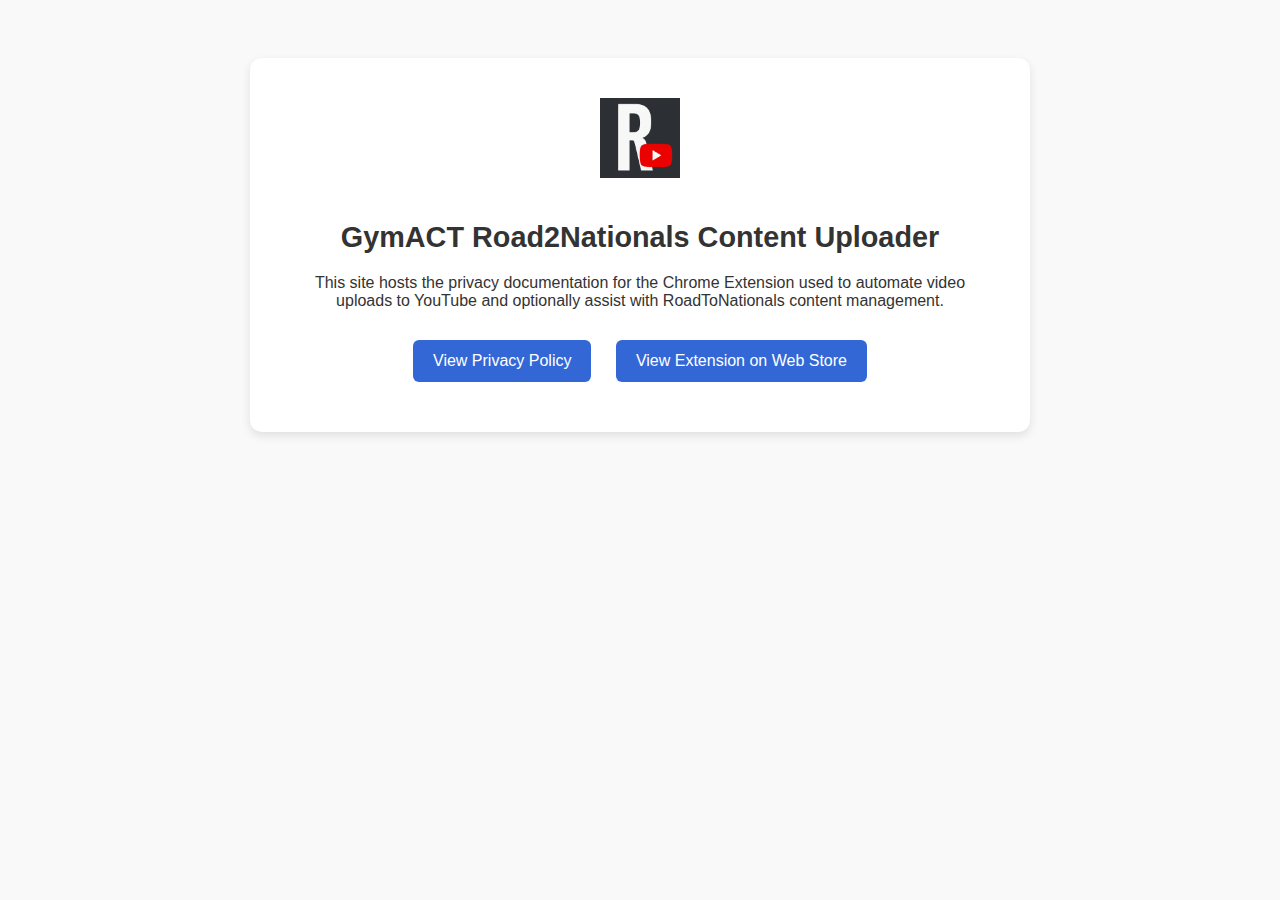
<file: index.html>
<!DOCTYPE html>
<html lang="en">
<head>
  <meta charset="UTF-8" />
  <meta name="viewport" content="width=device-width, initial-scale=1.0" />
  <title>GymACT Road2Nationals Content Uploader</title>
  <style>
    body {
      font-family: 'Segoe UI', Tahoma, Geneva, Verdana, sans-serif;
      background-color: #f9f9f9;
      color: #333;
      text-align: center;
      padding: 50px 20px;
    }
    .container {
      max-width: 700px;
      margin: 0 auto;
      background-color: white;
      border-radius: 12px;
      box-shadow: 0 4px 10px rgba(0,0,0,0.1);
      padding: 40px;
    }
    img {
      width: 80px;
      height: 80px;
      margin-bottom: 20px;
    }
    h1 {
      font-size: 1.8rem;
      margin-bottom: 20px;
    }
    p {
      font-size: 1rem;
      margin: 20px 0;
    }
    a.button {
      display: inline-block;
      margin: 10px 10px;
      padding: 12px 20px;
      font-size: 1rem;
      background-color: #3367d6;
      color: white;
      text-decoration: none;
      border-radius: 6px;
      transition: background-color 0.3s ease;
    }
    a.button:hover {
      background-color: #2453b2;
    }
  </style>
</head>
<body>
  <div class="container">
    <img src="logo.png" alt="Extension Icon">
    <h1>GymACT Road2Nationals Content Uploader</h1>
    <p>This site hosts the privacy documentation for the Chrome Extension used to automate video uploads to YouTube and optionally assist with RoadToNationals content management.</p>
    <a class="button" href="privacy-policy.html">View Privacy Policy</a>
    <a class="button" href="https://chromewebstore.google.com/detail/gymact-road2nationals-upl/himoadbanhifnolpjpjhcdniphkhedbe" target="_blank">View Extension on Web Store</a>
  </div>
</body>
</html>
</file>
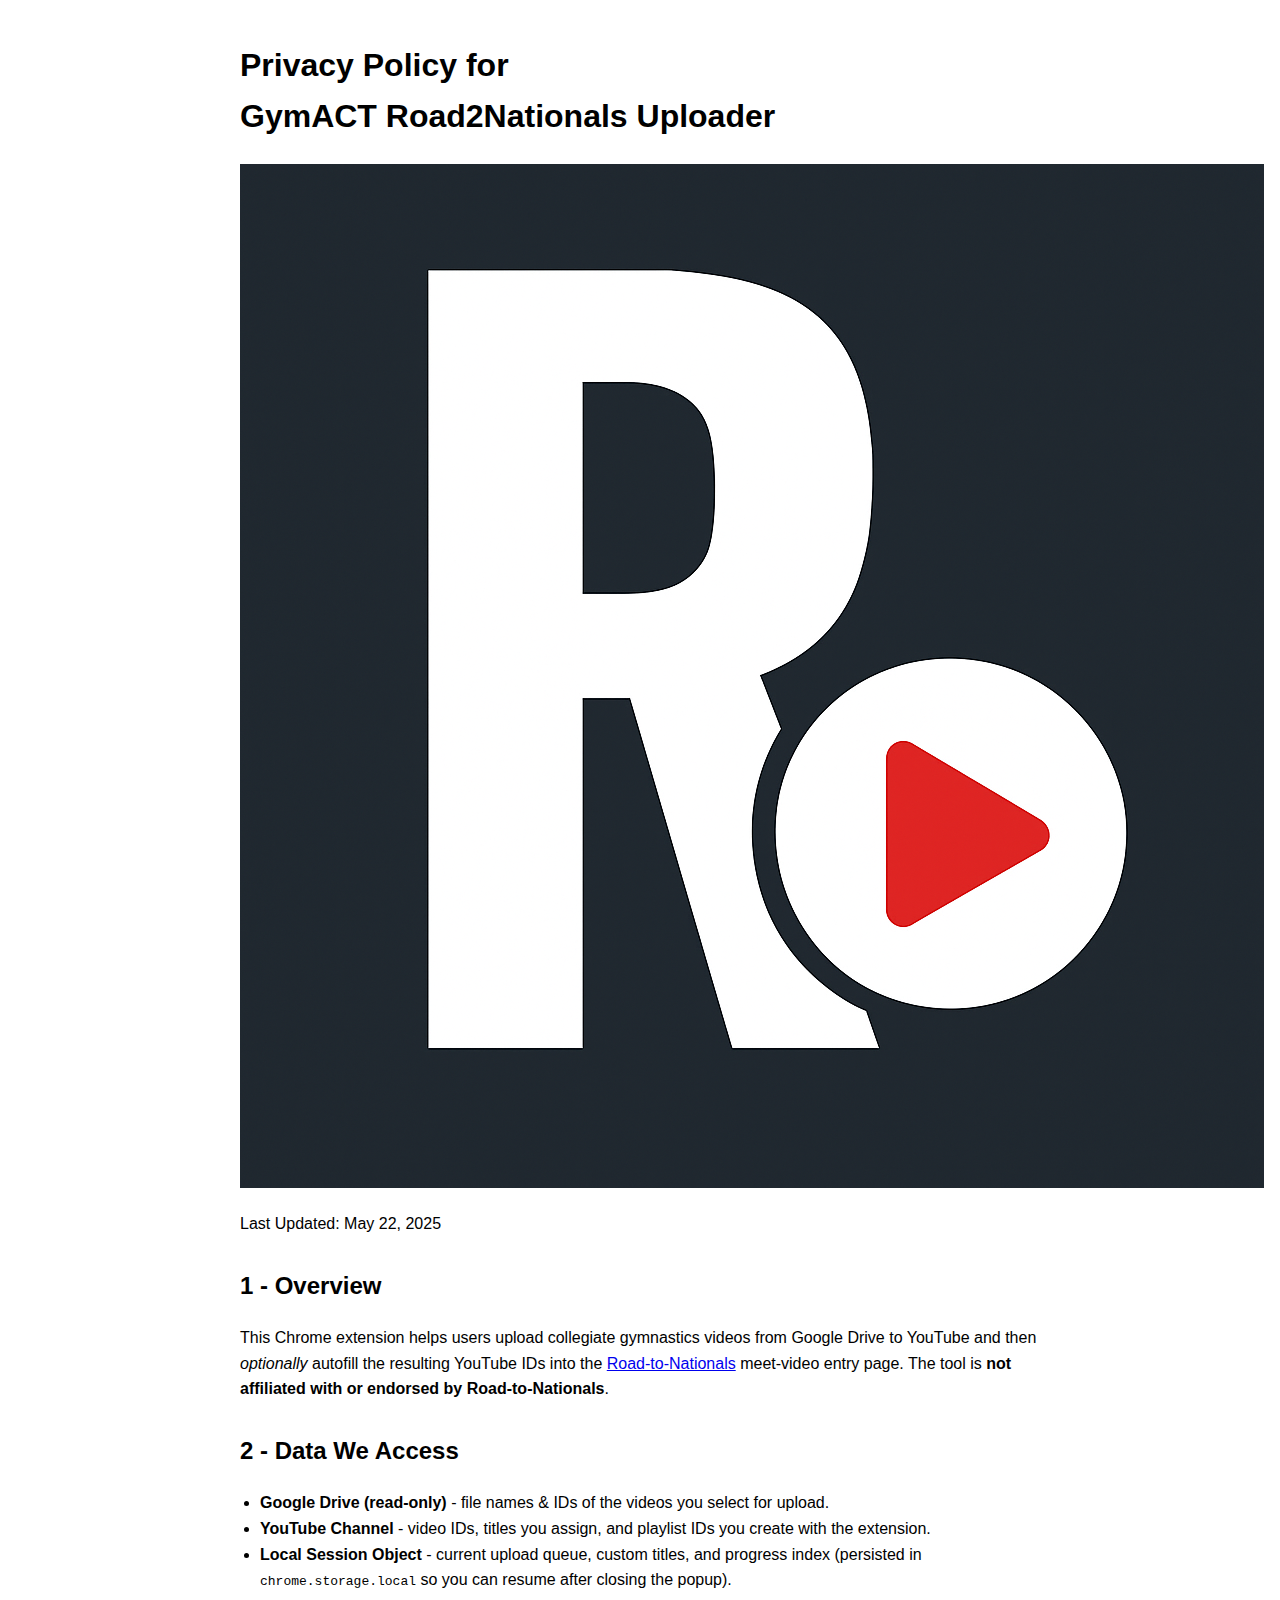
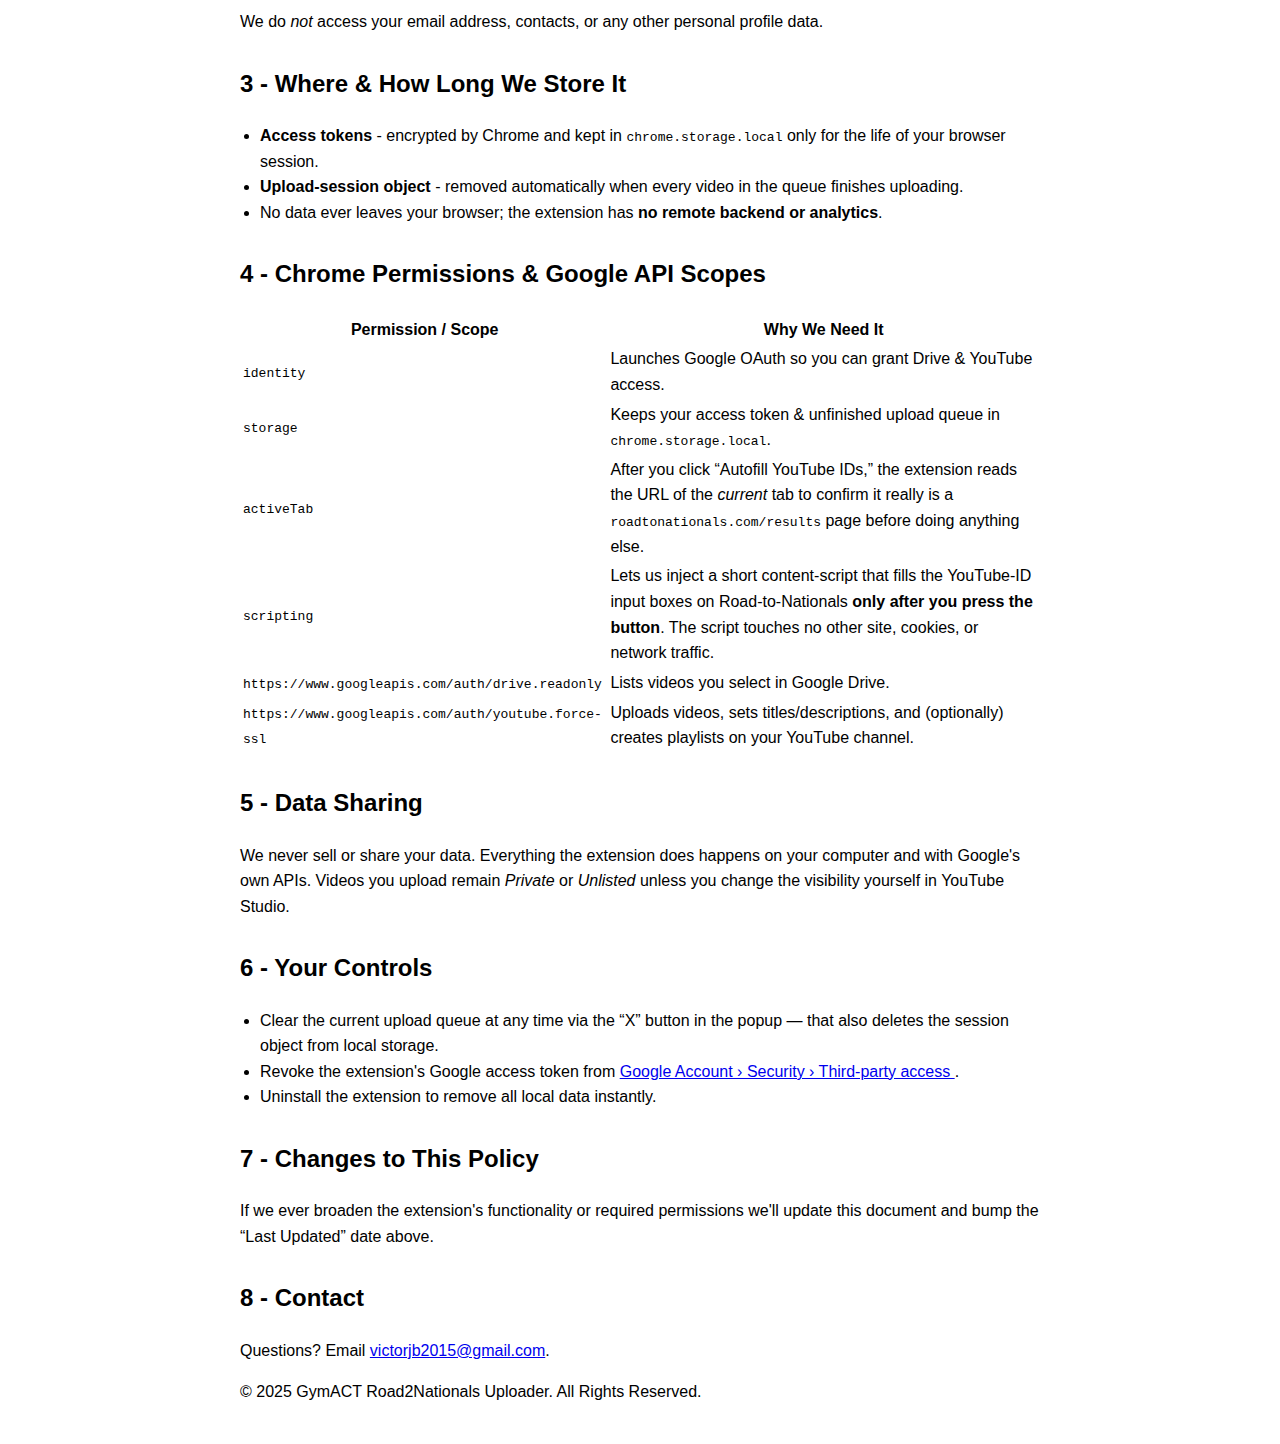
<file: privacy-policy-new.html>
<!DOCTYPE html>
<html lang="en">
<head>
  <meta charset="UTF-8" />
  <meta name="viewport" content="width=device-width, initial-scale=1.0" />
  <link rel="stylesheet" href="privacy-policy.css">
  <link rel="shortcut icon" type="image/x-icon" href="icons/favicon.ico">
  <title>Privacy Policy - GymACT Road2Nationals Uploader</title>
</head>
<body>
  <header>
    <h1>Privacy Policy for GymACT&nbsp;Road2Nationals&nbsp;Uploader</h1>
    <a href="index.html">
      <img class="logo-right" src="icons/logo.png" alt="Road2Nationals Extension Logo">
    </a>
  <p class="sub">Last Updated: May 22, 2025</p>
  </header>

  <div class="content">
    <h2>1 - Overview</h2>
    <p>
      This Chrome extension helps users upload collegiate gymnastics videos
      from Google Drive to YouTube and then <em>optionally</em> autofill the
      resulting YouTube IDs into the
      <a href="https://roadtonationals.com/" target="_blank" rel="noopener">Road-to-Nationals</a>
      meet-video entry page.  
      The tool is <strong>not affiliated with or endorsed by Road-to-Nationals</strong>.
    </p>

    <h2>2 - Data We Access</h2>
    <ul>
      <li><strong>Google Drive (read-only)</strong> - file names &amp; IDs of the videos you
          select for upload.</li>
      <li><strong>YouTube Channel</strong> - video IDs, titles you assign, and playlist IDs
          you create with the extension.</li>
      <li><strong>Local Session Object</strong> - current upload queue, custom titles,
          and progress index (persisted in <code>chrome.storage.local</code> so
          you can resume after closing the popup).</li>
    </ul>
    <p>We do <em>not</em> access your email address, contacts, or any other personal profile data.</p>

    <h2>3 - Where &amp; How Long We Store It</h2>
    <ul>
      <li><strong>Access tokens</strong> - encrypted by Chrome and kept in
          <code>chrome.storage.local</code> only for the life of
          your browser session.</li>
      <li><strong>Upload-session object</strong> - removed automatically when every
          video in the queue finishes uploading.</li>
      <li>No data ever leaves your browser; the extension has <strong>no remote
          backend or analytics</strong>.</li>
    </ul>

    <h2>4 - Chrome Permissions &amp; Google API Scopes</h2>
    <table>
      <thead><tr><th>Permission / Scope</th><th>Why We Need It</th></tr></thead>
      <tbody>
        <tr>
          <td><code>identity</code></td>
          <td>Launches Google OAuth so you can grant Drive &amp; YouTube access.</td>
        </tr>
        <tr>
          <td><code>storage</code></td>
          <td>Keeps your access token &amp; unfinished upload queue in
              <code>chrome.storage.local</code>.</td>
        </tr>
        <tr>
          <td><code>activeTab</code></td>
          <td>After you click “Autofill YouTube IDs,” the extension reads the
              URL of the <em>current</em> tab to confirm it really is a
              <code>roadtonationals.com/results</code> page before doing
              anything else.</td>
        </tr>
        <tr>
          <td><code>scripting</code></td>
          <td>Lets us inject a short content-script that fills the YouTube-ID
              input boxes on Road-to-Nationals <strong>only after you press the
              button</strong>. The script touches no other site, cookies, or
              network traffic.</td>
        </tr>
        <tr>
          <td><code>https://www.googleapis.com/auth/drive.readonly</code></td>
          <td>Lists videos you select in Google Drive.</td>
        </tr>
        <tr>
          <td><code>https://www.googleapis.com/auth/youtube.force-ssl</code></td>
          <td>Uploads videos, sets titles/descriptions, and (optionally) creates
              playlists on your YouTube channel.</td>
        </tr>
      </tbody>
    </table>

    <h2>5 - Data Sharing</h2>
    <p>
      We never sell or share your data. Everything the extension does happens
      on your computer and with Google's own APIs.
      Videos you upload remain <em>Private</em> or <em>Unlisted</em> unless you
      change the visibility yourself in YouTube Studio.
    </p>

    <h2>6 - Your Controls</h2>
    <ul>
      <li>Clear the current upload queue at any time via the “X” button in the
          popup — that also deletes the session object from local storage.</li>
      <li>Revoke the extension's Google access token from
          <a href="https://myaccount.google.com/permissions" target="_blank" rel="noopener">
            Google Account › Security › Third-party access
          </a>.</li>
      <li>Uninstall the extension to remove all local data instantly.</li>
    </ul>

    <h2>7 - Changes to This Policy</h2>
    <p>
      If we ever broaden the extension's functionality or required permissions
      we'll update this document and bump the “Last Updated” date above.
    </p>

    <h2>8 - Contact</h2>
    <p>
      Questions? Email 
      <a href="mailto:victorjb2015@gmail.com">victorjb2015@gmail.com</a>.
    </p>
  </div>

  <footer>
    <p>© 2025 GymACT Road2Nationals Uploader. All Rights Reserved.</p>
  </footer>
</body>
</html>
</file>
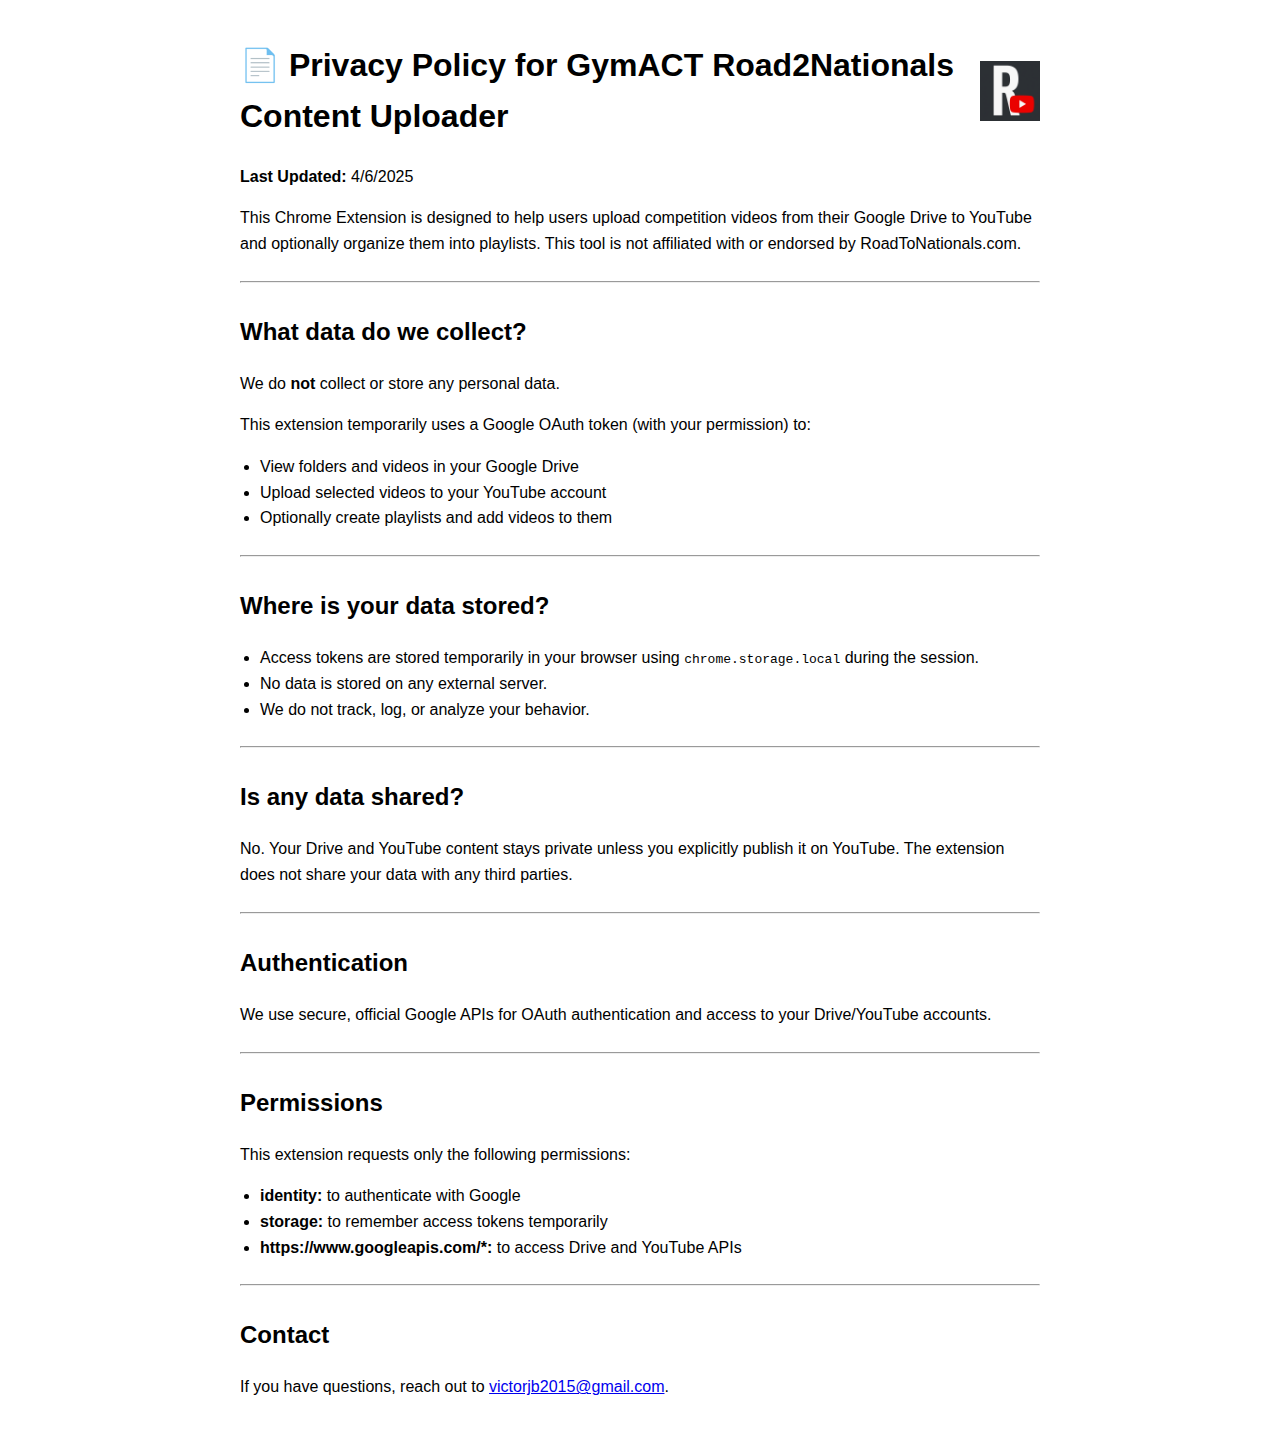
<file: privacy-policy.html>
<!DOCTYPE html>
<html lang="en">
<head>
  <meta charset="UTF-8" />
  <meta name="viewport" content="width=device-width, initial-scale=1.0" />
  <title>Privacy Policy - GymACT Road2Nationals Content Uploader</title>
  <style>
    body {
      font-family: sans-serif;
      max-width: 800px;
      margin: 40px auto;
      line-height: 1.6;
      padding: 0 20px;
    }
    h1 {
      display: flex;
      align-items: center;
      justify-content: space-between;
    }
    h1 img {
      width: 60px;
      height: 60px;
    }
    h2 {
      margin-top: 30px;
    }
    hr {
      margin: 24px 0;
    }
    ul {
      padding-left: 20px;
    }
  </style>
</head>
<body>
  <h1>
    <span>📄 Privacy Policy for GymACT <strong>Road2Nationals</strong> Content Uploader</span>
    <img src="logo.png" alt="Extension Logo">
  </h1>

  <p><strong>Last Updated:</strong> 4/6/2025</p>
  <p>This Chrome Extension is designed to help users upload competition videos from their Google Drive to YouTube and optionally organize them into playlists. This tool is not affiliated with or endorsed by RoadToNationals.com.</p>

  <hr />

  <h2>What data do we collect?</h2>
  <p>We do <strong>not</strong> collect or store any personal data.</p>
  <p>This extension temporarily uses a Google OAuth token (with your permission) to:</p>
  <ul>
    <li>View folders and videos in your Google Drive</li>
    <li>Upload selected videos to your YouTube account</li>
    <li>Optionally create playlists and add videos to them</li>
  </ul>

  <hr />

  <h2>Where is your data stored?</h2>
  <ul>
    <li>Access tokens are stored temporarily in your browser using <code>chrome.storage.local</code> during the session.</li>
    <li>No data is stored on any external server.</li>
    <li>We do not track, log, or analyze your behavior.</li>
  </ul>

  <hr />

  <h2>Is any data shared?</h2>
  <p>No. Your Drive and YouTube content stays private unless you explicitly publish it on YouTube. The extension does not share your data with any third parties.</p>

  <hr />

  <h2>Authentication</h2>
  <p>We use secure, official Google APIs for OAuth authentication and access to your Drive/YouTube accounts.</p>

  <hr />

  <h2>Permissions</h2>
  <p>This extension requests only the following permissions:</p>
  <ul>
    <li><strong>identity:</strong> to authenticate with Google</li>
    <li><strong>storage:</strong> to remember access tokens temporarily</li>
    <li><strong>https://www.googleapis.com/*:</strong> to access Drive and YouTube APIs</li>
  </ul>

  <hr />

  <h2>Contact</h2>
  <p>If you have questions, reach out to <a href="mailto:victorjb2015@gmail.com">victorjb2015@gmail.com</a>.</p>
</body>
</html>
</file>
<file: privacy-policy.css>
body {
    font-family: sans-serif;
    max-width: 800px;
    margin: 40px auto;
    line-height: 1.6;
    padding: 0 20px;
}

h2 {
    margin-top: 30px;
}
hr {
    margin: 24px 0;
}
ul {
    padding-left: 20px;
}

.logo-image {
  height: 40px;
  vertical-align: middle;
}

h1 {
    display: flex;
    align-items: center;
    justify-content: space-between;
}
h1 img {
    width: 80px;
    height: 80px;
}
</file>
